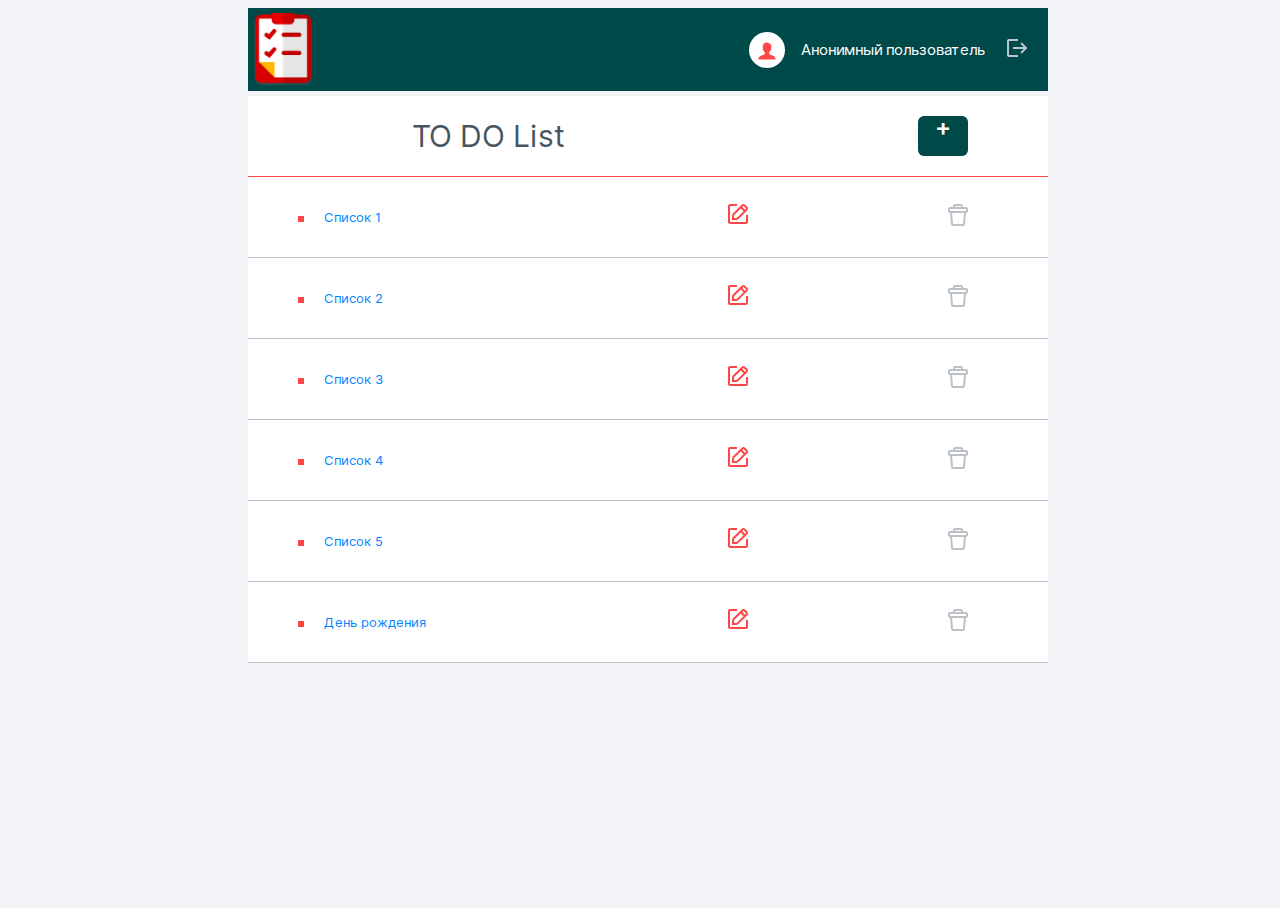
<file: todo/todo-list/index.html>
<!DOCTYPE html>
<html lang="ru">
<head>
    <meta charset="UTF-8">
    <meta name="viewport" content="width=device-width, initial-scale=1.0">
    <meta http-equiv="X-UA-Compatible" content="ie=edge">

    <title>Главная</title>

    <link rel="shortcut icon" type="image/png" href="imges/favicon.png"/>
    <link rel="stylesheet" href="static/css/index.css">
</head>
<body>
<div class='wrapper'>
    <section class='wrapper__adress'>
        <div class='adress__header'>
            <div class='header__logo'>
                <img src="static/images/lists-big.png" alt="exit" width="60px">
            </div>
            <div class='header__user-profile'>
                <div class='user-profile__icon-user'>
                    <svg class='icon-user' width="18" height="18" viewBox="0 0 18 18" fill="none"
                         xmlns="http://www.w3.org/2000/svg">
                        <path fill-rule="evenodd" clip-rule="evenodd"
                              d="M11.1473 11.8635V10.4316C11.4695 10.2719 12.3909 9.17513 12.4875 8.31816C12.7409 8.29882 13.1391 8.06614 13.2565 7.14759C13.3195 6.65431 13.0689 6.37725 12.917 6.28991C12.917 6.28991 13.2951 5.57182 13.2951 4.70482C13.2951 2.96651 12.6128 1.48309 11.1473 1.48309C11.1473 1.48309 10.6383 0.40918 8.99947 0.40918C5.96246 0.40918 4.70384 2.35725 4.70384 4.70482C4.70384 5.49521 5.08185 6.28991 5.08185 6.28991C4.93008 6.37725 4.6795 6.65503 4.7425 7.14759C4.85991 8.06614 5.25797 8.29882 5.51141 8.31816C5.60807 9.17513 6.52948 10.2719 6.85165 10.4316V11.8635C6.13571 14.0113 0.408203 12.5794 0.408203 17.591H17.5907C17.5907 12.5794 11.8632 14.0113 11.1473 11.8635Z"
                              fill="#FF4646"/>
                    </svg>
                </div>
                <div class='user-profile__user-name'>
                    <span>Анонимный пользователь</span>
                </div>
                <a class="user-profile_exit-button" href="/logout"><img src=" static/images/exit.svg" alt="exit"></a>
            </div>
        </div>

    </section>

    <section class="wrapper__relationship">

        <div class="relationship__table-data">
            <div class="table-data__table-header">
                <div class="table-data_table-header-item-1">TO DO List</div>
                <a class="add_new_list" href="/create/">
                     <div class="header__button-create-bundle">+</div>
                </a>

            </div>
                <div class="table-data__table-row">
                    <div class="table-row_table_cell-1">
                        <a href="#"><li>Список 1</li></a>
                    </div>
                    <div class="buttons">
                        <div class="table-data-two_table-icon">
                            <a href='#'>
                                <svg width="20" height="20" viewBox="0 0 20 20" fill="none"
                                     xmlns="http://www.w3.org/2000/svg">
                                    <path fill-rule="evenodd" clip-rule="evenodd"
                                          d="M20 18V11H18V18H2V2H9V0H2C0.89543 0 0 0.89543 0 2V18C0 19.1046 0.89543 20 2 20H18C19.1046 20 20 19.1046 20 18ZM17.1781 0.723423C16.7197 0.26142 16.0921 0 15.4374 0C14.7834 0 14.1564 0.26083 13.6954 0.724628L5.3265 9.09342C4.57867 9.75233 4.08844 10.7328 4.00325 11.7873L4 15.0023V16.0023H8.1346C9.2689 15.9245 10.259 15.4295 10.9575 14.6238L19.279 6.30584C19.7407 5.84416 20.0001 5.21799 20.0001 4.56508C20.0001 3.91217 19.7407 3.286 19.279 2.82432L17.1781 0.723423ZM8.06398 14.0048C8.59821 13.967 9.09549 13.7184 9.49479 13.2616L15.5567 7.19972L12.8024 4.44527L6.6961 10.5496C6.29095 10.9079 6.04031 11.4092 6 11.8678V14.0029L8.06398 14.0048ZM14.2169 3.03128L16.9709 5.78551L17.8648 4.89162C17.9514 4.80502 18.0001 4.68756 18.0001 4.56508C18.0001 4.4426 17.9514 4.32514 17.8648 4.23854L15.7611 2.13486C15.6755 2.04855 15.5589 2 15.4374 2C15.3158 2 15.1992 2.04855 15.1136 2.13486L14.2169 3.03128Z"
                                          fill="#FF4646"/>
                                </svg>
                            </a>
                        </div>
                        <a class="delete_button" href="#">
                            <div class="table-row_table_icon">
                                <svg width="20" height="22" viewBox="0 0 20 22" fill="none"
                                     xmlns="http://www.w3.org/2000/svg">
                                    <path fill-rule="evenodd" clip-rule="evenodd"
                                          d="M6.99987 0H12.9999C14.1044 0 14.9999 0.89543 14.9999 2V3H18C19.1046 3 20 3.89543 20 5V7C20 8.10457 19.1046 9 18 9H17.9196L16.9997 20C16.9997 21.1046 16.1043 22 14.9997 22H4.99974C3.89517 22 2.99974 21.1046 3.00319 20.0831L2.07961 9H2C0.895431 9 0 8.10457 0 7V5C0 3.89543 0.895431 3 2 3H4.99987V2C4.99987 0.89543 5.8953 0 6.99987 0ZM4.99987 5V4.99999H1.99987V6.99999H17.9999V4.99999H14.9999V5H4.99987ZM4.99954 20L4.08603 9H15.9127L15.003 19.917L14.9995 20H4.99954ZM13.0001 1.99999V2.99999H7.00013V1.99999H13.0001Z"
                                          fill="#BBC1C7"/>
                                </svg>
                            </div>
                        </a>
                    </div>
                </div>
                <div class="table-data__table-row">
                    <div class="table-row_table_cell-1">
                        <a href="#"><li>Список 2</li></a>
                    </div>
                    <div class="buttons">
                        <div class="table-data-two_table-icon">
                            <a href='#'>
                                <svg width="20" height="20" viewBox="0 0 20 20" fill="none"
                                     xmlns="http://www.w3.org/2000/svg">
                                    <path fill-rule="evenodd" clip-rule="evenodd"
                                          d="M20 18V11H18V18H2V2H9V0H2C0.89543 0 0 0.89543 0 2V18C0 19.1046 0.89543 20 2 20H18C19.1046 20 20 19.1046 20 18ZM17.1781 0.723423C16.7197 0.26142 16.0921 0 15.4374 0C14.7834 0 14.1564 0.26083 13.6954 0.724628L5.3265 9.09342C4.57867 9.75233 4.08844 10.7328 4.00325 11.7873L4 15.0023V16.0023H8.1346C9.2689 15.9245 10.259 15.4295 10.9575 14.6238L19.279 6.30584C19.7407 5.84416 20.0001 5.21799 20.0001 4.56508C20.0001 3.91217 19.7407 3.286 19.279 2.82432L17.1781 0.723423ZM8.06398 14.0048C8.59821 13.967 9.09549 13.7184 9.49479 13.2616L15.5567 7.19972L12.8024 4.44527L6.6961 10.5496C6.29095 10.9079 6.04031 11.4092 6 11.8678V14.0029L8.06398 14.0048ZM14.2169 3.03128L16.9709 5.78551L17.8648 4.89162C17.9514 4.80502 18.0001 4.68756 18.0001 4.56508C18.0001 4.4426 17.9514 4.32514 17.8648 4.23854L15.7611 2.13486C15.6755 2.04855 15.5589 2 15.4374 2C15.3158 2 15.1992 2.04855 15.1136 2.13486L14.2169 3.03128Z"
                                          fill="#FF4646"/>
                                </svg>
                            </a>
                        </div>
                        <a class="delete_button" href="#">
                            <div class="table-row_table_icon">
                                <svg width="20" height="22" viewBox="0 0 20 22" fill="none"
                                     xmlns="http://www.w3.org/2000/svg">
                                    <path fill-rule="evenodd" clip-rule="evenodd"
                                          d="M6.99987 0H12.9999C14.1044 0 14.9999 0.89543 14.9999 2V3H18C19.1046 3 20 3.89543 20 5V7C20 8.10457 19.1046 9 18 9H17.9196L16.9997 20C16.9997 21.1046 16.1043 22 14.9997 22H4.99974C3.89517 22 2.99974 21.1046 3.00319 20.0831L2.07961 9H2C0.895431 9 0 8.10457 0 7V5C0 3.89543 0.895431 3 2 3H4.99987V2C4.99987 0.89543 5.8953 0 6.99987 0ZM4.99987 5V4.99999H1.99987V6.99999H17.9999V4.99999H14.9999V5H4.99987ZM4.99954 20L4.08603 9H15.9127L15.003 19.917L14.9995 20H4.99954ZM13.0001 1.99999V2.99999H7.00013V1.99999H13.0001Z"
                                          fill="#BBC1C7"/>
                                </svg>
                            </div>
                        </a>
                    </div>
                </div>
            <div class="table-data__table-row">
                    <div class="table-row_table_cell-1">
                        <a href="#"><li>Список 3</li></a>
                    </div>
                    <div class="buttons">
                        <div class="table-data-two_table-icon">
                            <a href='#'>
                                <svg width="20" height="20" viewBox="0 0 20 20" fill="none"
                                     xmlns="http://www.w3.org/2000/svg">
                                    <path fill-rule="evenodd" clip-rule="evenodd"
                                          d="M20 18V11H18V18H2V2H9V0H2C0.89543 0 0 0.89543 0 2V18C0 19.1046 0.89543 20 2 20H18C19.1046 20 20 19.1046 20 18ZM17.1781 0.723423C16.7197 0.26142 16.0921 0 15.4374 0C14.7834 0 14.1564 0.26083 13.6954 0.724628L5.3265 9.09342C4.57867 9.75233 4.08844 10.7328 4.00325 11.7873L4 15.0023V16.0023H8.1346C9.2689 15.9245 10.259 15.4295 10.9575 14.6238L19.279 6.30584C19.7407 5.84416 20.0001 5.21799 20.0001 4.56508C20.0001 3.91217 19.7407 3.286 19.279 2.82432L17.1781 0.723423ZM8.06398 14.0048C8.59821 13.967 9.09549 13.7184 9.49479 13.2616L15.5567 7.19972L12.8024 4.44527L6.6961 10.5496C6.29095 10.9079 6.04031 11.4092 6 11.8678V14.0029L8.06398 14.0048ZM14.2169 3.03128L16.9709 5.78551L17.8648 4.89162C17.9514 4.80502 18.0001 4.68756 18.0001 4.56508C18.0001 4.4426 17.9514 4.32514 17.8648 4.23854L15.7611 2.13486C15.6755 2.04855 15.5589 2 15.4374 2C15.3158 2 15.1992 2.04855 15.1136 2.13486L14.2169 3.03128Z"
                                          fill="#FF4646"/>
                                </svg>
                            </a>
                        </div>
                        <a class="delete_button" href="#">
                            <div class="table-row_table_icon">
                                <svg width="20" height="22" viewBox="0 0 20 22" fill="none"
                                     xmlns="http://www.w3.org/2000/svg">
                                    <path fill-rule="evenodd" clip-rule="evenodd"
                                          d="M6.99987 0H12.9999C14.1044 0 14.9999 0.89543 14.9999 2V3H18C19.1046 3 20 3.89543 20 5V7C20 8.10457 19.1046 9 18 9H17.9196L16.9997 20C16.9997 21.1046 16.1043 22 14.9997 22H4.99974C3.89517 22 2.99974 21.1046 3.00319 20.0831L2.07961 9H2C0.895431 9 0 8.10457 0 7V5C0 3.89543 0.895431 3 2 3H4.99987V2C4.99987 0.89543 5.8953 0 6.99987 0ZM4.99987 5V4.99999H1.99987V6.99999H17.9999V4.99999H14.9999V5H4.99987ZM4.99954 20L4.08603 9H15.9127L15.003 19.917L14.9995 20H4.99954ZM13.0001 1.99999V2.99999H7.00013V1.99999H13.0001Z"
                                          fill="#BBC1C7"/>
                                </svg>
                            </div>
                        </a>
                    </div>
                </div>
            <div class="table-data__table-row">
                    <div class="table-row_table_cell-1">
                        <a href="#"><li>Список 4</li></a>
                    </div>
                    <div class="buttons">
                        <div class="table-data-two_table-icon">
                            <a href='#'>
                                <svg width="20" height="20" viewBox="0 0 20 20" fill="none"
                                     xmlns="http://www.w3.org/2000/svg">
                                    <path fill-rule="evenodd" clip-rule="evenodd"
                                          d="M20 18V11H18V18H2V2H9V0H2C0.89543 0 0 0.89543 0 2V18C0 19.1046 0.89543 20 2 20H18C19.1046 20 20 19.1046 20 18ZM17.1781 0.723423C16.7197 0.26142 16.0921 0 15.4374 0C14.7834 0 14.1564 0.26083 13.6954 0.724628L5.3265 9.09342C4.57867 9.75233 4.08844 10.7328 4.00325 11.7873L4 15.0023V16.0023H8.1346C9.2689 15.9245 10.259 15.4295 10.9575 14.6238L19.279 6.30584C19.7407 5.84416 20.0001 5.21799 20.0001 4.56508C20.0001 3.91217 19.7407 3.286 19.279 2.82432L17.1781 0.723423ZM8.06398 14.0048C8.59821 13.967 9.09549 13.7184 9.49479 13.2616L15.5567 7.19972L12.8024 4.44527L6.6961 10.5496C6.29095 10.9079 6.04031 11.4092 6 11.8678V14.0029L8.06398 14.0048ZM14.2169 3.03128L16.9709 5.78551L17.8648 4.89162C17.9514 4.80502 18.0001 4.68756 18.0001 4.56508C18.0001 4.4426 17.9514 4.32514 17.8648 4.23854L15.7611 2.13486C15.6755 2.04855 15.5589 2 15.4374 2C15.3158 2 15.1992 2.04855 15.1136 2.13486L14.2169 3.03128Z"
                                          fill="#FF4646"/>
                                </svg>
                            </a>
                        </div>
                        <a class="delete_button" href="#">
                            <div class="table-row_table_icon">
                                <svg width="20" height="22" viewBox="0 0 20 22" fill="none"
                                     xmlns="http://www.w3.org/2000/svg">
                                    <path fill-rule="evenodd" clip-rule="evenodd"
                                          d="M6.99987 0H12.9999C14.1044 0 14.9999 0.89543 14.9999 2V3H18C19.1046 3 20 3.89543 20 5V7C20 8.10457 19.1046 9 18 9H17.9196L16.9997 20C16.9997 21.1046 16.1043 22 14.9997 22H4.99974C3.89517 22 2.99974 21.1046 3.00319 20.0831L2.07961 9H2C0.895431 9 0 8.10457 0 7V5C0 3.89543 0.895431 3 2 3H4.99987V2C4.99987 0.89543 5.8953 0 6.99987 0ZM4.99987 5V4.99999H1.99987V6.99999H17.9999V4.99999H14.9999V5H4.99987ZM4.99954 20L4.08603 9H15.9127L15.003 19.917L14.9995 20H4.99954ZM13.0001 1.99999V2.99999H7.00013V1.99999H13.0001Z"
                                          fill="#BBC1C7"/>
                                </svg>
                            </div>
                        </a>
                    </div>
                </div>
            <div class="table-data__table-row">
                <div class="table-row_table_cell-1">
                     <a href="#"><li>Список 5</li></a> 
                 </div> 
                 <div class="buttons"> 
                     <div class="table-data-two_table-icon"> 
                         <a href='#'> 
                             <svg width="20" height="20" viewBox="0 0 20 20" fill="none" 
                                  xmlns="http://www.w3.org/2000/svg"> 
                                 <path fill-rule="evenodd" clip-rule="evenodd" 
                                       d="M20 18V11H18V18H2V2H9V0H2C0.89543 0 0 0.89543 0 2V18C0 19.1046 0.89543 20 2 20H18C19.1046 20 20 19.1046 20 18ZM17.1781 0.723423C16.7197 0.26142 16.0921 0 15.4374 0C14.7834 0 14.1564 0.26083 13.6954 0.724628L5.3265 9.09342C4.57867 9.75233 4.08844 10.7328 4.00325 11.7873L4 15.0023V16.0023H8.1346C9.2689 15.9245 10.259 15.4295 10.9575 14.6238L19.279 6.30584C19.7407 5.84416 20.0001 5.21799 20.0001 4.56508C20.0001 3.91217 19.7407 3.286 19.279 2.82432L17.1781 0.723423ZM8.06398 14.0048C8.59821 13.967 9.09549 13.7184 9.49479 13.2616L15.5567 7.19972L12.8024 4.44527L6.6961 10.5496C6.29095 10.9079 6.04031 11.4092 6 11.8678V14.0029L8.06398 14.0048ZM14.2169 3.03128L16.9709 5.78551L17.8648 4.89162C17.9514 4.80502 18.0001 4.68756 18.0001 4.56508C18.0001 4.4426 17.9514 4.32514 17.8648 4.23854L15.7611 2.13486C15.6755 2.04855 15.5589 2 15.4374 2C15.3158 2 15.1992 2.04855 15.1136 2.13486L14.2169 3.03128Z" 
                                       fill="#FF4646"/> 
                             </svg> 
                         </a> 
                     </div> 
                     <a class="delete_button" href="#"> 
                         <div class="table-row_table_icon"> 
                             <svg width="20" height="22" viewBox="0 0 20 22" fill="none" 
                                  xmlns="http://www.w3.org/2000/svg"> 
                                 <path fill-rule="evenodd" clip-rule="evenodd" 
                                       d="M6.99987 0H12.9999C14.1044 0 14.9999 0.89543 14.9999 2V3H18C19.1046 3 20 3.89543 20 5V7C20 8.10457 19.1046 9 18 9H17.9196L16.9997 20C16.9997 21.1046 16.1043 22 14.9997 22H4.99974C3.89517 22 2.99974 21.1046 3.00319 20.0831L2.07961 9H2C0.895431 9 0 8.10457 0 7V5C0 3.89543 0.895431 3 2 3H4.99987V2C4.99987 0.89543 5.8953 0 6.99987 0ZM4.99987 5V4.99999H1.99987V6.99999H17.9999V4.99999H14.9999V5H4.99987ZM4.99954 20L4.08603 9H15.9127L15.003 19.917L14.9995 20H4.99954ZM13.0001 1.99999V2.99999H7.00013V1.99999H13.0001Z" 
                                       fill="#BBC1C7"/> 
                             </svg> 
                         </div> 
                     </a> 
                 </div> 
             </div> 
             <div class="table-data__table-row"> 
                 <div class="table-row_table_cell-1"> 
                     <a href="#"><li>День рождения</li></a> 
                 </div> 
                 <div class="buttons"> 
                     <div class="table-data-two_table-icon"> 
                         <a href='#'> 
                             <svg width="20" height="20" viewBox="0 0 20 20" fill="none" 
                                  xmlns="http://www.w3.org/2000/svg"> 
                                 <path fill-rule="evenodd" clip-rule="evenodd" 
                                       d="M20 18V11H18V18H2V2H9V0H2C0.89543 0 0 0.89543 0 2V18C0 19.1046 0.89543 20 2 20H18C19.1046 20 20 19.1046 20 18ZM17.1781 0.723423C16.7197 0.26142 16.0921 0 15.4374 0C14.7834 0 14.1564 0.26083 13.6954 0.724628L5.3265 9.09342C4.57867 9.75233 4.08844 10.7328 4.00325 11.7873L4 15.0023V16.0023H8.1346C9.2689 15.9245 10.259 15.4295 10.9575 14.6238L19.279 6.30584C19.7407 5.84416 20.0001 5.21799 20.0001 4.56508C20.0001 3.91217 19.7407 3.286 19.279 2.82432L17.1781 0.723423ZM8.06398 14.0048C8.59821 13.967 9.09549 13.7184 9.49479 13.2616L15.5567 7.19972L12.8024 4.44527L6.6961 10.5496C6.29095 10.9079 6.04031 11.4092 6 11.8678V14.0029L8.06398 14.0048ZM14.2169 3.03128L16.9709 5.78551L17.8648 4.89162C17.9514 4.80502 18.0001 4.68756 18.0001 4.56508C18.0001 4.4426 17.9514 4.32514 17.8648 4.23854L15.7611 2.13486C15.6755 2.04855 15.5589 2 15.4374 2C15.3158 2 15.1992 2.04855 15.1136 2.13486L14.2169 3.03128Z" 
                                       fill="#FF4646"/> 
                             </svg> 
                         </a> 
                     </div> 
                     <a class="delete_button" href="#"> 
                         <div class="table-row_table_icon"> 
                             <svg width="20" height="22" viewBox="0 0 20 22" fill="none" 
                                  xmlns="http://www.w3.org/2000/svg"> 
                                 <path fill-rule="evenodd" clip-rule="evenodd" 
                                       d="M6.99987 0H12.9999C14.1044 0 14.9999 0.89543 14.9999 2V3H18C19.1046 3 20 3.89543 20 5V7C20 8.10457 19.1046 9 18 9H17.9196L16.9997 20C16.9997 21.1046 16.1043 22 14.9997 22H4.99974C3.89517 22 2.99974 21.1046 3.00319 20.0831L2.07961 9H2C0.895431 9 0 8.10457 0 7V5C0 3.89543 0.895431 3 2 3H4.99987V2C4.99987 0.89543 5.8953 0 6.99987 0ZM4.99987 5V4.99999H1.99987V6.99999H17.9999V4.99999H14.9999V5H4.99987ZM4.99954 20L4.08603 9H15.9127L15.003 19.917L14.9995 20H4.99954ZM13.0001 1.99999V2.99999H7.00013V1.99999H13.0001Z" 
                                       fill="#BBC1C7"/> 
                             </svg> 
                         </div> 
                     </a> 
                 </div> 
             </div> 

        </div>
    </section>

</div>

</body>

<script>
    function getCookie(name) {
        var cookieValue = null;
        if (document.cookie && document.cookie !== '') {
            var cookies = document.cookie.split(';');
            for (var i = 0; i < cookies.length; i++) {
                var cookie = cookies[i].trim();
                // Does this cookie string begin with the name we want?
                if (cookie.substring(0, name.length + 1) === (name + '=')) {
                    cookieValue = decodeURIComponent(cookie.substring(name.length + 1));
                    break;
                }
            }
        }
        return cookieValue;
    }

    var csrftoken = getCookie('csrftoken');
    const delButton = document.querySelectorAll('.delete_button');

    const delUrl = (event) => {
        event.preventDefault();
        url = event.currentTarget.href;
        console.log(url);
        return fetch(url,
            {
                method: 'POST',
                headers: new Headers({'X-CSRFToken': csrftoken}),
                redirect: 'follow'
            }).then(response => response.status).then(data => location.reload());
    };

    delButton.forEach(button => {
        button.addEventListener('click', delUrl);
    });

    var scheduler = JSON.parse('{{scheduler_dict|safe}}');
    console.log(scheduler);

    var index;
    for (index = 0; index < scheduler.length; ++index) {
        var row = scheduler[index];
        var check = document.getElementsByName(row.pk);
        check.forEach((el) => {
            el.checked = row.status;
            el.addEventListener('change', (event) => {
                inputCheck(event.target.checked, event.target.name)
            });
        });
    }

    const inputCheck = (check, id) => {
        url = '/update/' + id;
        return fetch(url,
            {
                method: 'PATCH',
                headers: new Headers({
                    'X-CSRFToken': csrftoken,
                    'Accept': 'application/json',
                    'Content-Type': 'application/json'
                }),
                redirect: 'follow',
                body: JSON.stringify({'id': id, 'enabled': check})
            }).then(response => response.status);
    };

    const loadAllFunc = (event) => {
        event.preventDefault();
        url = event.currentTarget.href;
        return fetch(url,
            {
                method: 'POST',
                headers: new Headers({'X-CSRFToken': csrftoken}),
                redirect: 'follow'
            }).then(response => response.status);
    };

    const loadAllButton = document.querySelector('.load_all_items');
    loadAllButton.addEventListener('click', loadAllFunc);

    const loadUpdateFunc = (event) => {
        event.preventDefault();
        url = event.currentTarget.href;
        return fetch(url,
            {
                method: 'POST',
                headers: new Headers({'X-CSRFToken': csrftoken}),
                redirect: 'follow'
            }).then(response => response.status);
    };

    const loadUpdateButton = document.querySelector('.load_update_items');
    loadUpdateButton.addEventListener('click', loadUpdateFunc);


</script>

</html>
</file>
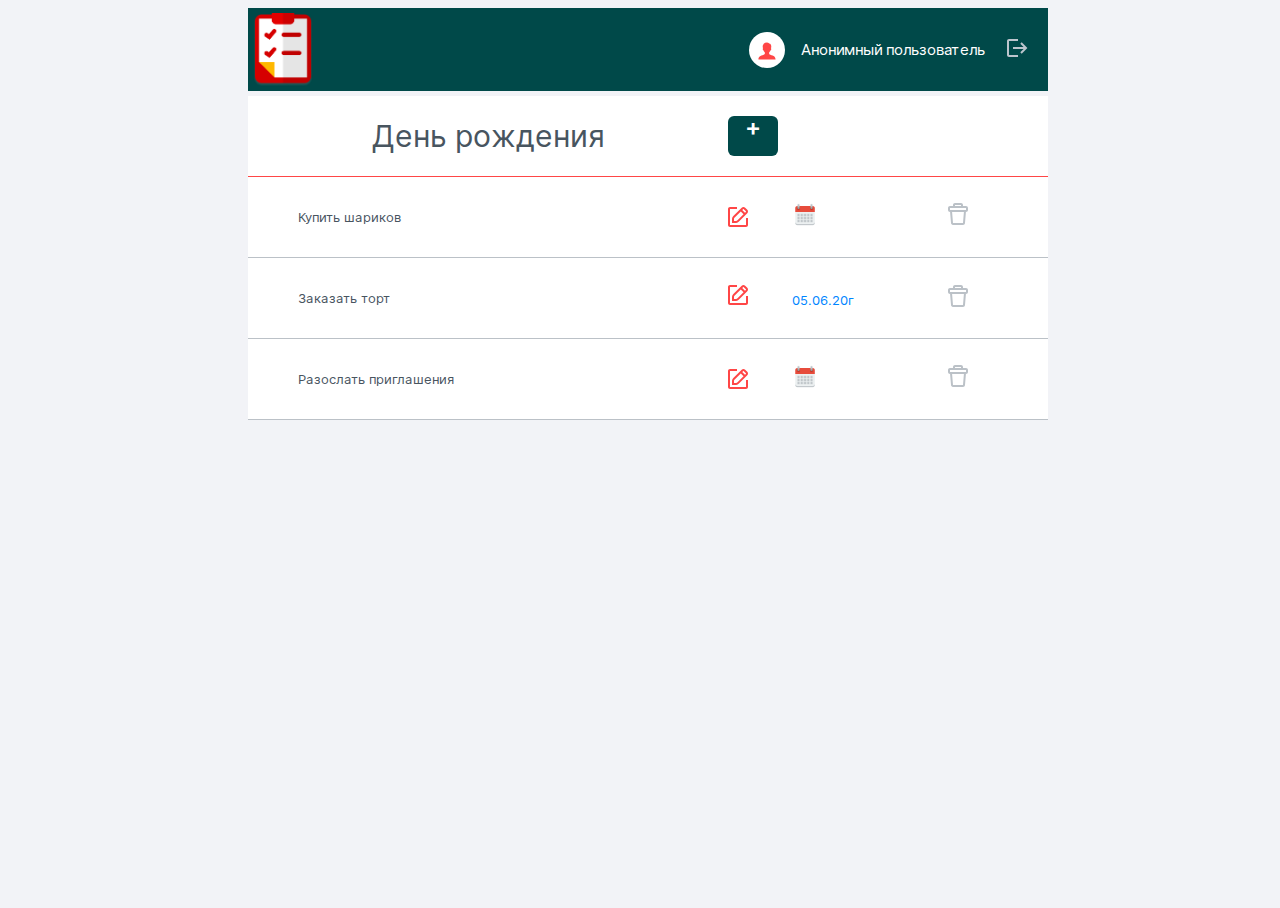
<file: todo/todo-list/list.html>
<!DOCTYPE html>
<html lang="ru">
<head>
    <meta charset="UTF-8">
    <meta name="viewport" content="width=device-width, initial-scale=1.0">
    <meta http-equiv="X-UA-Compatible" content="ie=edge">

    <title>Список</title>

    <link rel="shortcut icon" type="image/png" href="imges/favicon.png"/>
    <link rel="stylesheet" href=" static/css/index.css">
</head>
<body>
<div class='wrapper'>
    <section class='wrapper__adress'>
        <div class='adress__header'>
            <div class='header__logo'>
                <img src=" static/images/lists-big.png" alt="exit" width="60px">
            </div>
            <div class='header__user-profile'>
                <div class='user-profile__icon-user'>
                    <svg class='icon-user' width="18" height="18" viewBox="0 0 18 18" fill="none"
                         xmlns="http://www.w3.org/2000/svg">
                        <path fill-rule="evenodd" clip-rule="evenodd"
                              d="M11.1473 11.8635V10.4316C11.4695 10.2719 12.3909 9.17513 12.4875 8.31816C12.7409 8.29882 13.1391 8.06614 13.2565 7.14759C13.3195 6.65431 13.0689 6.37725 12.917 6.28991C12.917 6.28991 13.2951 5.57182 13.2951 4.70482C13.2951 2.96651 12.6128 1.48309 11.1473 1.48309C11.1473 1.48309 10.6383 0.40918 8.99947 0.40918C5.96246 0.40918 4.70384 2.35725 4.70384 4.70482C4.70384 5.49521 5.08185 6.28991 5.08185 6.28991C4.93008 6.37725 4.6795 6.65503 4.7425 7.14759C4.85991 8.06614 5.25797 8.29882 5.51141 8.31816C5.60807 9.17513 6.52948 10.2719 6.85165 10.4316V11.8635C6.13571 14.0113 0.408203 12.5794 0.408203 17.591H17.5907C17.5907 12.5794 11.8632 14.0113 11.1473 11.8635Z"
                              fill="#FF4646"/>
                    </svg>
                </div>
                <div class='user-profile__user-name'>
                    <span>Анонимный пользователь</span>
                </div>
                <a class="user-profile_exit-button" href="/logout"><img src=" static/images/exit.svg" alt="exit"></a>
            </div>
        </div>

    </section>

    <section class="wrapper__relationship">

        <div class="relationship__table-data">
            <div class="table-data__table-header">
                <div class="table-data_table-header-item-1">День рождения</div>
                <div class="header__button-create-bundle">+</div>
            </div>

            <div class="table-data__table-row">
                <div class="table-row_table_cell-1"> Купить шариков</div>
                <div class="buttons">
                    <div class="table-data-two_table-icon">
                        <a href='#'>
                            <svg width="20" height="20" viewBox="0 0 20 20" fill="none"
                                 xmlns="http://www.w3.org/2000/svg">
                                <path fill-rule="evenodd" clip-rule="evenodd"
                                      d="M20 18V11H18V18H2V2H9V0H2C0.89543 0 0 0.89543 0 2V18C0 19.1046 0.89543 20 2 20H18C19.1046 20 20 19.1046 20 18ZM17.1781 0.723423C16.7197 0.26142 16.0921 0 15.4374 0C14.7834 0 14.1564 0.26083 13.6954 0.724628L5.3265 9.09342C4.57867 9.75233 4.08844 10.7328 4.00325 11.7873L4 15.0023V16.0023H8.1346C9.2689 15.9245 10.259 15.4295 10.9575 14.6238L19.279 6.30584C19.7407 5.84416 20.0001 5.21799 20.0001 4.56508C20.0001 3.91217 19.7407 3.286 19.279 2.82432L17.1781 0.723423ZM8.06398 14.0048C8.59821 13.967 9.09549 13.7184 9.49479 13.2616L15.5567 7.19972L12.8024 4.44527L6.6961 10.5496C6.29095 10.9079 6.04031 11.4092 6 11.8678V14.0029L8.06398 14.0048ZM14.2169 3.03128L16.9709 5.78551L17.8648 4.89162C17.9514 4.80502 18.0001 4.68756 18.0001 4.56508C18.0001 4.4426 17.9514 4.32514 17.8648 4.23854L15.7611 2.13486C15.6755 2.04855 15.5589 2 15.4374 2C15.3158 2 15.1992 2.04855 15.1136 2.13486L14.2169 3.03128Z"
                                      fill="#FF4646"/>
                            </svg>
                        </a>
                    </div>
                    <div class="calendarik">
                        <a href='#'>
                            <img src=" static/images/calendar.png" alt="calendar" width="26px" height="24px">
                        </a>
                    </div>
                    <div class="table-row_table_icon">
                        <a class="delete_button" href="#">
                            <svg width="20" height="22" viewBox="0 0 20 22" fill="none"
                                 xmlns="http://www.w3.org/2000/svg">
                                <path fill-rule="evenodd" clip-rule="evenodd"
                                      d="M6.99987 0H12.9999C14.1044 0 14.9999 0.89543 14.9999 2V3H18C19.1046 3 20 3.89543 20 5V7C20 8.10457 19.1046 9 18 9H17.9196L16.9997 20C16.9997 21.1046 16.1043 22 14.9997 22H4.99974C3.89517 22 2.99974 21.1046 3.00319 20.0831L2.07961 9H2C0.895431 9 0 8.10457 0 7V5C0 3.89543 0.895431 3 2 3H4.99987V2C4.99987 0.89543 5.8953 0 6.99987 0ZM4.99987 5V4.99999H1.99987V6.99999H17.9999V4.99999H14.9999V5H4.99987ZM4.99954 20L4.08603 9H15.9127L15.003 19.917L14.9995 20H4.99954ZM13.0001 1.99999V2.99999H7.00013V1.99999H13.0001Z"
                                      fill="#BBC1C7"/>
                            </svg>
                        </a>
                     </div>
                </div>
            </div>
            <div class="table-data__table-row">
                <div class="table-row_table_cell-1">Заказать торт</div>
                <div class="buttons">
                    <div class="table-data-two_table-icon">
                        <a href='#'>
                            <svg width="20" height="20" viewBox="0 0 20 20" fill="none"
                                 xmlns="http://www.w3.org/2000/svg">
                                <path fill-rule="evenodd" clip-rule="evenodd"
                                      d="M20 18V11H18V18H2V2H9V0H2C0.89543 0 0 0.89543 0 2V18C0 19.1046 0.89543 20 2 20H18C19.1046 20 20 19.1046 20 18ZM17.1781 0.723423C16.7197 0.26142 16.0921 0 15.4374 0C14.7834 0 14.1564 0.26083 13.6954 0.724628L5.3265 9.09342C4.57867 9.75233 4.08844 10.7328 4.00325 11.7873L4 15.0023V16.0023H8.1346C9.2689 15.9245 10.259 15.4295 10.9575 14.6238L19.279 6.30584C19.7407 5.84416 20.0001 5.21799 20.0001 4.56508C20.0001 3.91217 19.7407 3.286 19.279 2.82432L17.1781 0.723423ZM8.06398 14.0048C8.59821 13.967 9.09549 13.7184 9.49479 13.2616L15.5567 7.19972L12.8024 4.44527L6.6961 10.5496C6.29095 10.9079 6.04031 11.4092 6 11.8678V14.0029L8.06398 14.0048ZM14.2169 3.03128L16.9709 5.78551L17.8648 4.89162C17.9514 4.80502 18.0001 4.68756 18.0001 4.56508C18.0001 4.4426 17.9514 4.32514 17.8648 4.23854L15.7611 2.13486C15.6755 2.04855 15.5589 2 15.4374 2C15.3158 2 15.1992 2.04855 15.1136 2.13486L14.2169 3.03128Z"
                                      fill="#FF4646"/>
                            </svg>
                        </a>
                    </div>
                    <a href="#">
                        <div class="calendarik">05.06.20г</div>
                    </a>
                    <a class="delete_button" href="#">
                        <div class="table-row_table_icon">
                            <svg width="20" height="22" viewBox="0 0 20 22" fill="none"
                                 xmlns="http://www.w3.org/2000/svg">
                                <path fill-rule="evenodd" clip-rule="evenodd"
                                      d="M6.99987 0H12.9999C14.1044 0 14.9999 0.89543 14.9999 2V3H18C19.1046 3 20 3.89543 20 5V7C20 8.10457 19.1046 9 18 9H17.9196L16.9997 20C16.9997 21.1046 16.1043 22 14.9997 22H4.99974C3.89517 22 2.99974 21.1046 3.00319 20.0831L2.07961 9H2C0.895431 9 0 8.10457 0 7V5C0 3.89543 0.895431 3 2 3H4.99987V2C4.99987 0.89543 5.8953 0 6.99987 0ZM4.99987 5V4.99999H1.99987V6.99999H17.9999V4.99999H14.9999V5H4.99987ZM4.99954 20L4.08603 9H15.9127L15.003 19.917L14.9995 20H4.99954ZM13.0001 1.99999V2.99999H7.00013V1.99999H13.0001Z"
                                      fill="#BBC1C7"/>
                            </svg>
                        </div>
                    </a>
                </div>
            </div>
            <div class="table-data__table-row">
                <div class="table-row_table_cell-1">Разослать приглашения</div>
                <div class="buttons">
                    <div class="table-data-two_table-icon">
                        <a href='#'>
                            <svg width="20" height="20" viewBox="0 0 20 20" fill="none"
                                 xmlns="http://www.w3.org/2000/svg">
                                <path fill-rule="evenodd" clip-rule="evenodd"
                                      d="M20 18V11H18V18H2V2H9V0H2C0.89543 0 0 0.89543 0 2V18C0 19.1046 0.89543 20 2 20H18C19.1046 20 20 19.1046 20 18ZM17.1781 0.723423C16.7197 0.26142 16.0921 0 15.4374 0C14.7834 0 14.1564 0.26083 13.6954 0.724628L5.3265 9.09342C4.57867 9.75233 4.08844 10.7328 4.00325 11.7873L4 15.0023V16.0023H8.1346C9.2689 15.9245 10.259 15.4295 10.9575 14.6238L19.279 6.30584C19.7407 5.84416 20.0001 5.21799 20.0001 4.56508C20.0001 3.91217 19.7407 3.286 19.279 2.82432L17.1781 0.723423ZM8.06398 14.0048C8.59821 13.967 9.09549 13.7184 9.49479 13.2616L15.5567 7.19972L12.8024 4.44527L6.6961 10.5496C6.29095 10.9079 6.04031 11.4092 6 11.8678V14.0029L8.06398 14.0048ZM14.2169 3.03128L16.9709 5.78551L17.8648 4.89162C17.9514 4.80502 18.0001 4.68756 18.0001 4.56508C18.0001 4.4426 17.9514 4.32514 17.8648 4.23854L15.7611 2.13486C15.6755 2.04855 15.5589 2 15.4374 2C15.3158 2 15.1992 2.04855 15.1136 2.13486L14.2169 3.03128Z"
                                      fill="#FF4646"/>
                            </svg>
                        </a>
                    </div>
                    <div class="calendarik">
                        <a href='#'>
                            <img src=" static/images/calendar.png" alt="calendar" width="26px" height="24px">
                        </a>
                    </div>
                    <a class="delete_button" href="#">
                        <div class="table-row_table_icon">
                            <svg width="20" height="22" viewBox="0 0 20 22" fill="none"
                                 xmlns="http://www.w3.org/2000/svg">
                                <path fill-rule="evenodd" clip-rule="evenodd"
                                      d="M6.99987 0H12.9999C14.1044 0 14.9999 0.89543 14.9999 2V3H18C19.1046 3 20 3.89543 20 5V7C20 8.10457 19.1046 9 18 9H17.9196L16.9997 20C16.9997 21.1046 16.1043 22 14.9997 22H4.99974C3.89517 22 2.99974 21.1046 3.00319 20.0831L2.07961 9H2C0.895431 9 0 8.10457 0 7V5C0 3.89543 0.895431 3 2 3H4.99987V2C4.99987 0.89543 5.8953 0 6.99987 0ZM4.99987 5V4.99999H1.99987V6.99999H17.9999V4.99999H14.9999V5H4.99987ZM4.99954 20L4.08603 9H15.9127L15.003 19.917L14.9995 20H4.99954ZM13.0001 1.99999V2.99999H7.00013V1.99999H13.0001Z"
                                      fill="#BBC1C7"/>
                            </svg>
                        </div>
                    </a>
                </div>
            </div>

        </div>
    </section>

</div>

</body>

<script>
    function getCookie(name) {
        var cookieValue = null;
        if (document.cookie && document.cookie !== '') {
            var cookies = document.cookie.split(';');
            for (var i = 0; i < cookies.length; i++) {
                var cookie = cookies[i].trim();
                // Does this cookie string begin with the name we want?
                if (cookie.substring(0, name.length + 1) === (name + '=')) {
                    cookieValue = decodeURIComponent(cookie.substring(name.length + 1));
                    break;
                }
            }
        }
        return cookieValue;
    }

    var csrftoken = getCookie('csrftoken');
    const delButton = document.querySelectorAll('.delete_button');

    const delUrl = (event) => {
        event.preventDefault();
        url = event.currentTarget.href;
        console.log(url);
        return fetch(url,
            {
                method: 'POST',
                headers: new Headers({'X-CSRFToken': csrftoken}),
                redirect: 'follow'
            }).then(response => response.status).then(data => location.reload());
    };

    delButton.forEach(button => {
        button.addEventListener('click', delUrl);
    });

    var scheduler = JSON.parse('{{scheduler_dict|safe}}');
    console.log(scheduler);

    var index;
    for (index = 0; index < scheduler.length; ++index) {
        var row = scheduler[index];
        var check = document.getElementsByName(row.pk);
        check.forEach((el) => {
            el.checked = row.status;
            el.addEventListener('change', (event) => {
                inputCheck(event.target.checked, event.target.name)
            });
        });
    }

    const inputCheck = (check, id) => {
        url = '/update/' + id;
        return fetch(url,
            {
                method: 'PATCH',
                headers: new Headers({
                    'X-CSRFToken': csrftoken,
                    'Accept': 'application/json',
                    'Content-Type': 'application/json'
                }),
                redirect: 'follow',
                body: JSON.stringify({'id': id, 'enabled': check})
            }).then(response => response.status);
    };

    const loadAllFunc = (event) => {
        event.preventDefault();
        url = event.currentTarget.href;
        return fetch(url,
            {
                method: 'POST',
                headers: new Headers({'X-CSRFToken': csrftoken}),
                redirect: 'follow'
            }).then(response => response.status);
    };

    const loadAllButton = document.querySelector('.load_all_items');
    loadAllButton.addEventListener('click', loadAllFunc);

    const loadUpdateFunc = (event) => {
        event.preventDefault();
        url = event.currentTarget.href;
        return fetch(url,
            {
                method: 'POST',
                headers: new Headers({'X-CSRFToken': csrftoken}),
                redirect: 'follow'
            }).then(response => response.status);
    };

    const loadUpdateButton = document.querySelector('.load_update_items');
    loadUpdateButton.addEventListener('click', loadUpdateFunc);


</script>

</html>
</file>
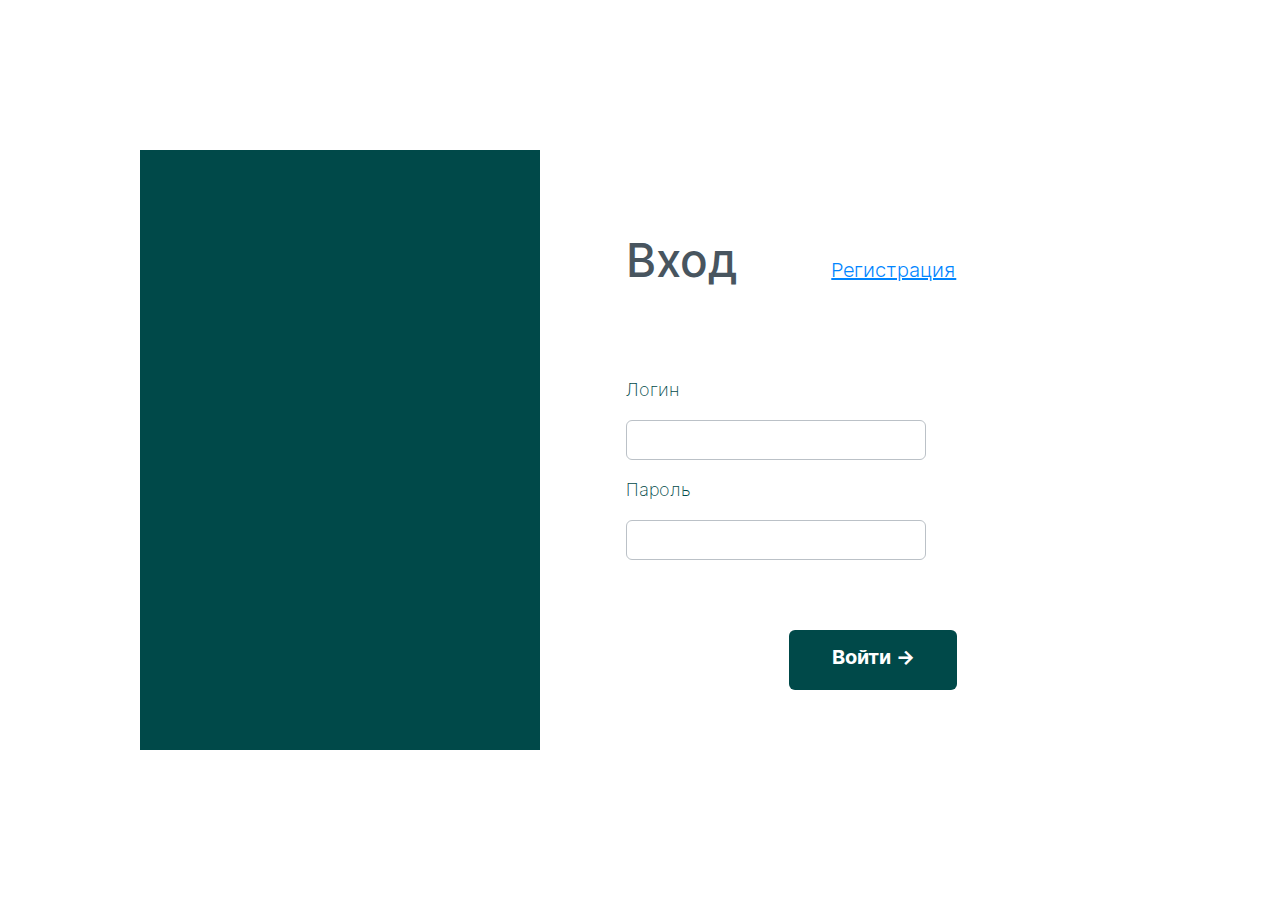
<file: todo/todo-list/login.html>
<!DOCTYPE html>
<html lang="ru">
  <head>
      <meta charset="UTF-8">
      <meta name="viewport" content="width=device-width, initial-scale=1.0">
      <meta http-equiv="X-UA-Compatible" content="ie=edge">

        <title>Войти</title>

      <link rel="shortcut icon" type="image/png" href="images/favicon.png" />

      <link rel="stylesheet" href="static/css/authorization_login.css">
  </head>

  <body>
    <div class="wrapper__auth">
      <div class="auth__column_left">
        <div class="auth__column_left_logo">

        </div>
      </div>
      <div class="auth__column_right">
        <div class="auth__column_right_form">
          <div class="auth__column_right_form__header">
            <div class="form__header_title_enter">Вход</div>
            <div class="form__header_title_reg"><a id="registration_link" href="/registration">Регистрация</a></div>
          </div>
          <form class="auth_form_class" action="" id="auth_form" method="POST">
            <p>Логин</p>
              <input type="text" name="login" id="input_field_email-id" maxlength="128" required="">
            <p>Пароль</p>
              <input type="password" name="password" id="input_field_pass-id" maxlength="128" required="">
          </form>
          <div class="auth__column_right__form_footer">
            <label class="form_footer_button-submit">
              <input type="submit" form="auth_form" value="" style="display: none">
              <div class="auth__button_submit" id="login-submit-btn" ><span>Войти →</span></div>
            </label>
          </div>
        </div>
      </div>
    </div>
  </body>

</html>
</file>
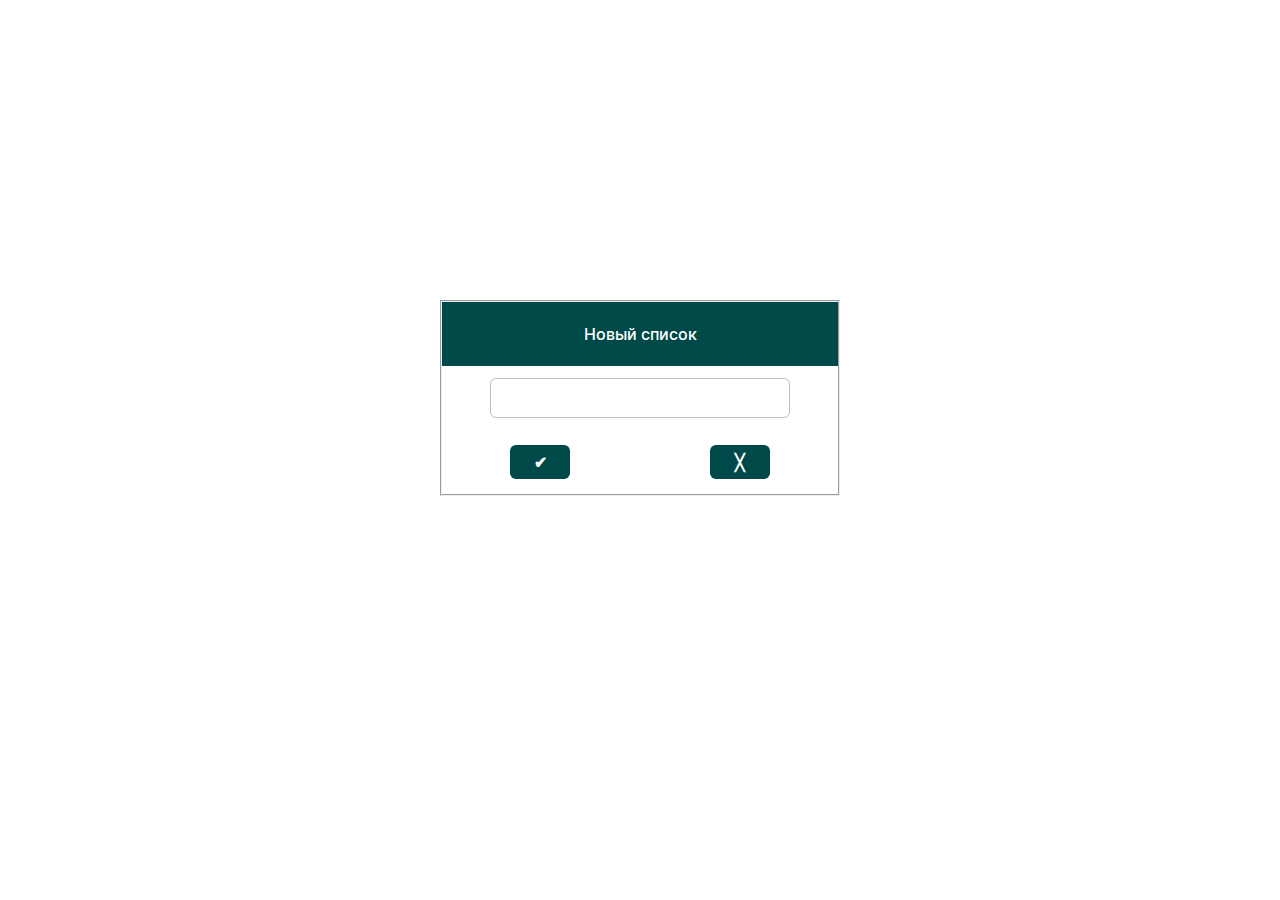
<file: todo/todo-list/new_list.html>
<!DOCTYPE html>
<html lang="en">
 <head>
      <meta charset="UTF-8">
      <meta name="viewport" content="width=device-width, initial-scale=1.0">
      <meta http-equiv="X-UA-Compatible" content="ie=edge">
      <title>Новый список</title>
      <link rel="shortcut icon" type="image/png" href="images/favicon.png" />
      <link rel="stylesheet" href="static/css/save_list.css">
  </head>
 <body>
    <div class="wrapper__auth">
      <div class="auth__column_right">
        <div class="auth__column_right_form">
          <div class="auth__column_right_form__header">
               Новый список
          </div>
          <form class="auth_form_class" action="" id="auth_form" method="POST">
              <input type="text" name="login" id="input_field_email-id" maxlength="128" required="">
          </form>
          <div class="auth__column_right__form_footer">
            <label class="form_footer_button-submit">
              <input type="submit" form="auth_form" value="" style="display: none">
              <div class="auth__button_submit" id="login-submit-btn" ><span>&#10004</span></div>
            </label>
            <label class="form_footer_button-cancel">
              <div class="auth__button_submit" id="login-cancel-btn" ><span>&#9587</span></div>
            </label>
          </div>
        </div>
      </div>
    </div>
  </body>
</html>
</file>
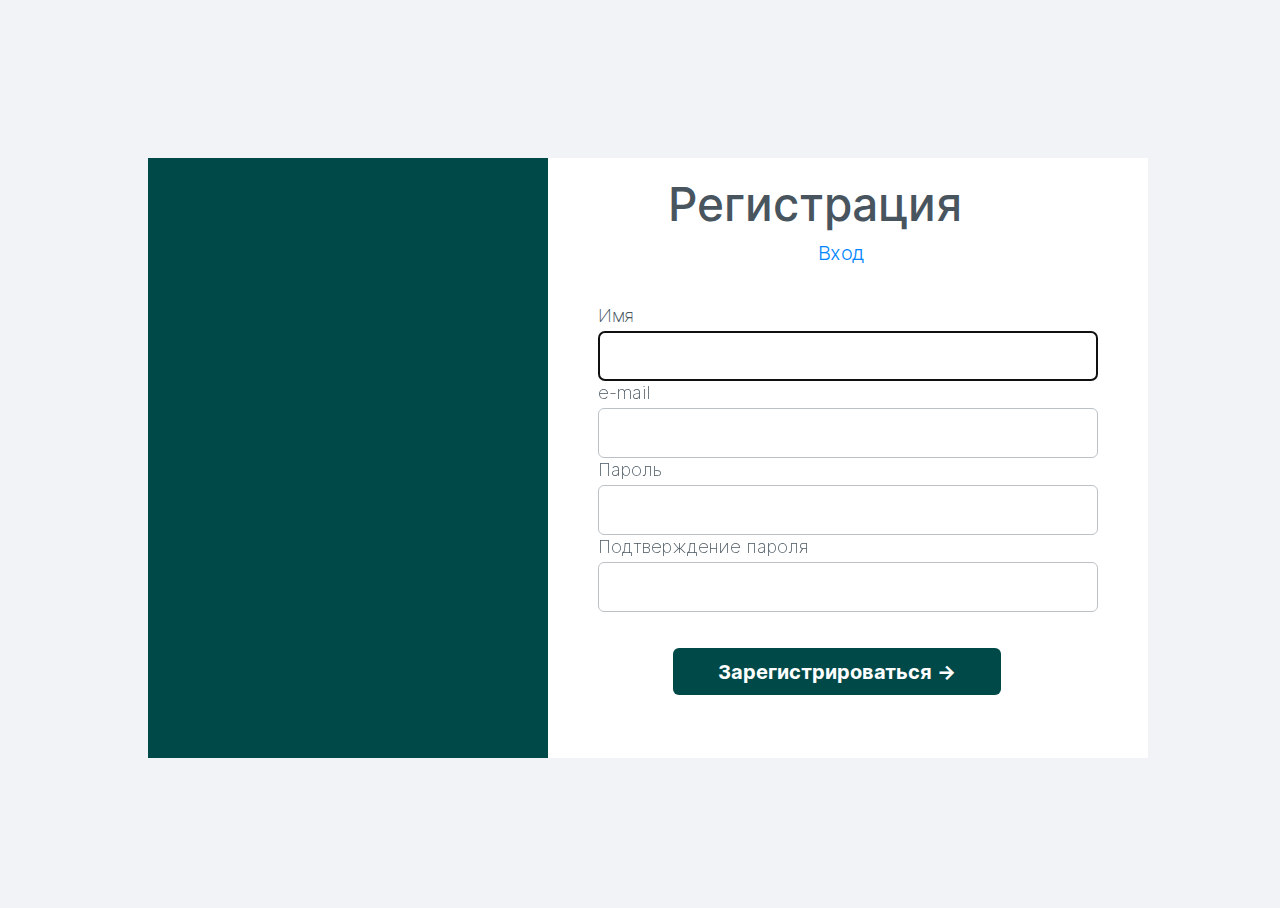
<file: todo/todo-list/registration.html>
<!DOCTYPE html>
<html lang="ru">
  <head>
      <meta charset="UTF-8">
      <meta name="viewport" content="width=device-width, initial-scale=1.0">
      <meta http-equiv="X-UA-Compatible" content="ie=edge">
      <title>Регистрация</title>
      <link rel="shortcut icon" type="image/png" href="images/favicon.png" />
      <link rel="stylesheet" href="static/css/registration.css">
    <link rel="stylesheet" href="static/css/index.css">
  </head>

  <body>
    <div class="wrapper__registration">
      <div class="registration__column_left">
        <div class="registration__column_left_logo">

        </div>
      </div>
      <div class="registration__column_right">
        <div class="registration__column_right_form">
          <div class="registration__column_right_form__header">
            <div class="form__header_title_reg">Регистрация</div>
            <div class="form__header_title_enter"><a href="/">Вход</a></div>
          </div>
          <form class="registration_form_class" action="#" id="registration_form" method="POST">
            <p class="form_class_name-field"> Имя</p>
             <input type="text" name="username" maxlength="150" autofocus="" required="" id="id_username">
            <p class="form_class_name-field">e-mail</p>
             <input type="email" name="username" maxlength="150" autofocus="" required="" id="email">
            <p class="form_class_name-field"> Пароль</p>
            <input type="password" name="password1" required="" id="id_password1">
            <p class="form_class_name-field">Подтверждение пароля</p>
            <input type="password" name="password2" required="" id="id_password2">
          </form>
          <div class="registration__column_right__form_footer">
            <label class="form_footer_button-submit">
              <input type="submit" form="registration_form" value="" style="display: none">
              <div id="reg_save" class="registration__button_submit"><span>Зарегистрироваться →</span></div>
            </label>
          </div>
        </div>
      </div>
    </div>
  </body>

</html>
</file>
<file: todo/todo-list/static/css/index.css>
a {
  text-decoration: none;
  color: #0085FF;
}

#link_all_obj {
  color: #FFFFFF;
 }

@charset "UTF-8";
/* Шрифты**/
@font-face {
  font-family: 'Inter';
  font-style: normal;
  font-weight: 600;
  font-display: swap;
  src: url("../fonts//Inter/Inter.var.woff2") format("woff2"); }

@font-face {
  font-family: 'Inter';
  font-style: normal;
  font-weight: normal;
  font-display: swap;
  src: url("../fonts//Inter/Inter.var.woff2") format("woff2"); }

/*Переменные и шаблоны**/
.cash-office_header, .warehouse_header, .header_title, .schedule__header-row .header-row_title {
  grid-column: 2/3;
  grid-row: 2/3;
  font-family: Inter;
  font-style: normal;
  font-weight: 600;
  font-size: 30px;
  line-height: 34px;
  color: #48555F; }

.wrapper__cash-office, .wrapper__warehouse {
  background: #FFFFFF;
  border-radius: 6px;
  width: 653px;
  height: 332px; }

.cash-office_line, .warehouse_line {
  grid-column: 2/4;
  grid-row: 3/4;
  width: 573px;
  height: 1px;
  background: #BBC1C7;
  align-self: center; }

.cash-office_list, .warehouse_list {
  grid-column: 2/3;
  grid-row: 4/5;
  font-family: Inter;
  font-style: normal;
  font-weight: 2oo;
  font-size: 15px;
  line-height: 20px;
  color: #48555F; }

.cash-office_list-all-cash, .warehouse_list-all-cash {
  margin-left: 15px;
  grid-column: 2/3;
  grid-row: 5/6;
  font-family: Inter;
  font-style: normal;
  font-weight: normal;
  font-size: 15px;
  line-height: 24px;
  color: #0085FF; }
  .cash-office_list-all-cash :nth-child(1), .warehouse_list-all-cash :nth-child(1) {
    border-bottom: 1.5px dotted #0085FF; }

.cash-office_logo-moe-delo, .warehouse_logo-moe-delo {
  grid-column: 3/4;
  grid-row: 2/3;
  align-self: end; }

.cash-office_list ul, .warehouse_list ul {
  list-style: none;
  margin: 0;
  padding: 0; }

.cash-office_list li, .warehouse_list li {
  padding: 5px; }

.cash-office_list li:before, .warehouse_list li:before {
  content: '';
  display: inline-block;
  height: 6px;
  width: 6px;
  vertical-align: middle;
  background-color: #FF4646;
  margin-right: 5px; }

.table-data_table-header-item-2, .table-data_table-header-item-3, .table-data-two_header-item-1, .table-data-two_header-item-2, .table-data-two_header-item-3, .table-data-two_header-item-4 {
  color: #48555F;
  font-family: Inter;
  font-style: normal;
  font-weight: 600;
  font-size: 30px;
  line-height: 24px; }

.table-data__table-row, .table-data-two-row {
  width: 800px;
  height: 80px;
  font-family: Inter;
  font-style: normal;
  font-weight: normal;
  font-size: 13px;
  line-height: 18px;
  color: #48555F;
  background: #FFFFFF;
  border-bottom: 1px solid #BBC1C7; }

.cash-office_header, .warehouse_header, .header_title, .schedule__header-row .header-row_title {
  float: left;
  font-family: Inter;
  font-style: normal;
  font-weight: 500;
  font-size: 36px;
  line-height: 52px;
  align-self: center;
  color: #48555F; }

/* Стили**/
/*Переключатель-кнопка**/
.toggle {
  position: relative;
  display: block;
  width: 60px;
  height: 26px;
  cursor: pointer;
  -webkit-tap-highlight-color: transparent;
  transform: translate3d(0, 0, 0); }

.toggle:before {
  content: "";
  position: relative;
  top: 3px;
  left: 3px;
  width: 56px;
  height: 22px;
  display: block;
  background: #FFFFFF;
  border: 1px solid #BBC1C7;
  box-sizing: border-box;
  border-radius: 18px;
  transition: background 0.2s ease; }

.toggle span {
  position: absolute;
  top: 6px;
  left: 5px;
  width: 16px;
  height: 16px;
  display: block;
  background: #BBC1C7;
  border-radius: 10px;
  box-shadow: 0 3px 8px rgba(154, 153, 153, 0.5);
  transition: all 0.2s ease; }

.toggle span:before {
  content: "";
  position: absolute;
  display: block;
  margin: -18px;
  width: 56px;
  height: 56px;
  background: rgba(0, 133, 255, 0.5);
  border-radius: 50%;
  transform: scale(0);
  opacity: 1;
  pointer-events: none; }

#cbx-1:checked + .toggle:before {
  background: #0085FF; }

#cbx-1:checked + .toggle span {
  background: #FFFFFF;
  transform: translateX(36px);
  transition: all 0.2s cubic-bezier(0.8, 0.4, 0.3, 1.25);
  box-shadow: 0 3px 8px rgba(0, 133, 255, 0.2); }

#cbx-1:checked + .toggle span:before {
  transform: scale(1);
  opacity: 0;
  transition: all 0.4s ease; }

#cbx-2:checked + .toggle:before {
  background: #0085FF; }

#cbx-2:checked + .toggle span {
  background: #FFFFFF;
  transform: translateX(36px);
  transition: all 0.2s cubic-bezier(0.8, 0.4, 0.3, 1.25);
  box-shadow: 0 3px 8px rgba(0, 133, 255, 0.2); }

#cbx-2:checked + .toggle span:before {
  transform: scale(1);
  opacity: 0;
  transition: all 0.4s ease; }

#cbx-3:checked + .toggle:before {
  background: #0085FF; }

#cbx-3:checked + .toggle span {
  background: #FFFFFF;
  transform: translateX(36px);
  transition: all 0.2s cubic-bezier(0.8, 0.4, 0.3, 1.25);
  box-shadow: 0 3px 8px rgba(0, 133, 255, 0.2); }

#cbx-3:checked + .toggle span:before {
  transform: scale(1);
  opacity: 0;
  transition: all 0.4s ease; }

#cbx-4:checked + .toggle:before {
  background: #0085FF; }

#cbx-4:checked + .toggle span {
  background: #FFFFFF;
  transform: translateX(36px);
  transition: all 0.2s cubic-bezier(0.8, 0.4, 0.3, 1.25);
  box-shadow: 0 3px 8px rgba(0, 133, 255, 0.2); }

#cbx-4:checked + .toggle span:before {
  transform: scale(1);
  opacity: 0;
  transition: all 0.4s ease; }

#cbx-5:checked + .toggle:before {
  background: #0085FF; }

#cbx-5:checked + .toggle span {
  background: #FFFFFF;
  transform: translateX(36px);
  transition: all 0.2s cubic-bezier(0.8, 0.4, 0.3, 1.25);
  box-shadow: 0 3px 8px rgba(0, 133, 255, 0.2); }

#cbx-5:checked + .toggle span:before {
  transform: scale(1);
  opacity: 0;
  transition: all 0.4s ease; }

.table-data-two_table-cell-3 {
  width: 257px;
  height: 32px; }
  .table-data-two_table-cell-3 .table-cell-3_switch-button {
    width: 62px;
    height: 28px;
    margin-left: 99px; }

body {
  width: 100%;
  height: 100%;
  position: absolute;
  top: 0;
  left: 0;
  overflow: auto;
  background: #F2F3F7; }

.wrapper {
  max-width: 800px;
  position: absolute;
  top: 0;
  right: 0;
  bottom: 0;
  left: 0;
  margin: auto; }

.wrapper__adress {
  display: grid;
  grid-template-columns: 1fr 1fr;
  grid-template-rows: 1fr;
  background: #004949;
}

.adress__header {
  align-self: center;
  grid-row: 1/2;
  grid-column: 1/4;
  display: flex;
  flex-wrap: nowrap; }

.header__logo {
  margin-left: 5px;
  margin-top: 5px; }

.header__user-profile {
  display: flex;
  align-items: center;
  margin: 0 0 0 auto; }

.user-profile__icon-user {
  line-height: 36px;
  margin-right: 16px;
  text-align: center;
  width: 36px;
  height: 36px;
  background: #FFFFFF;
  border-radius: 18px; }

.icon-user {
  vertical-align: middle; }

.user-profile_exit-button {
  text-decoration: none;
  margin-left: 22px;
  margin-right: 20px;
}

.user-profile__user-name {
  font-family: Inter;
  font-style: normal;
  font-weight: normal;
  font-size: 15px;
  line-height: 20px;
  color: #FFFFFF; }
  .user-profile__user-name :nth-child(1) {
    border-bottom: none; }

.user-profile__user-name:hover :nth-child(1) {
  border-bottom: 1px solid #0085FF; }

.wrapper__cash-office {
  align-self: start;
  grid-row: 2/3;
  grid-column: 1/2;
  display: grid;
  grid-template-columns: 40px 3fr 1fr 40px;
  grid-template-rows: 40px 1fr 1fr 1fr 1fr 40px; }

.cash-office_list-all-cash:hover :nth-child(1) {
  border-bottom: none; }

.wrapper__warehouse {
  grid-row: 3/4;
  grid-column: 1/2;
  align-self: end;
  display: grid;
  grid-template-columns: 40px 3fr 1fr 40px;
  grid-template-rows: 40px 1fr 1fr 1fr 1fr 40px; }

.warehouse_list-all-cash:hover :nth-child(1) {
  border-bottom: none; }

.wrapper__object-mts {
  width: 458px;
  height: 694px;
  background: #FF4646;
  border-radius: 6px;
  grid-row: 2/4;
  grid-column: 2/4;
  margin: 0 0 0 auto;
  display: grid;
  grid-template-columns: 40px 1fr 1fr 40px;
  grid-template-rows: 40px 3fr 1fr 5fr 1fr 3fr 40px; }

.object-mts_header {
  width: 336px;
  height: 104px;
  grid-row: 2/3;
  grid-column: 2/4;
  align-self: end;
  font-family: Inter;
  font-style: normal;
  font-weight: 500;
  font-size: 36px;
  line-height: 52px;
  color: #FFFFFF; }

.object-mts_line {
  grid-row: 3/4;
  grid-column: 2/4;
  align-self: center;
  width: 367px;
  height: 1px;
  background: #FFFFFF; }

.object-mts_list {
  grid-row: 4/5;
  grid-column: 2/4;
  font-family: Inter;
  font-style: normal;
  font-weight: normal;
  font-size: 15px;
  line-height: 20px;
  color: #FFFFFF; }
  .object-mts_list ul {
    list-style: none;
    margin: 0;
    padding: 0; }
  .object-mts_list li {
    padding: 5px; }
  .object-mts_list li:before {
    content: '';
    display: inline-block;
    height: 6px;
    width: 6px;
    vertical-align: middle;
    background-color: #FFFFFF;
    margin-right: 5px; }

.object-mts_all-division {
  width: 181px;
  height: 24px;
  grid-row: 5/6;
  grid-column: 2/4;
  margin-left: 15px;
  grid-column: 2/3;
  grid-row: 5/6;
  align-self: center;
  font-family: Inter;
  font-style: normal;
  font-weight: 600;
  font-size: 16px;
  color: #FFFFFF; }
  .object-mts_all-division :nth-child(1) {
    border-bottom: dotted 1.5px #FFFFFF; }

.object-mts_all-division:hover :nth-child(1) {
  border-bottom: none; }

.object-mts_logo {
  grid-row: 6/7;
  grid-column: 2/4;
  justify-self: end;
  align-self: end; }

.wrapper__relationship {
  max-width: 800px;
  margin-top: 5px;
  display: grid;
  grid-template-columns: 1fr 1fr 1fr;
  grid-auto-rows: auto; }

.relationship__header {
  grid-column: 1/5;
  grid-row: 1/2;
  margin-bottom: 42px; }

.add_new_list {
  justify-self: end;
}

.header__button-create-bundle {

  align-self: center;
  text-align: center;
  vertical-align: middle;
  width: 50px;
  height: 40px;
  background: #004949;
  border-radius: 6px;
  font-family: Inter;
  font-style: normal;
  font-weight: 600;
  font-size: 24px;
  line-height: 24px;
  color: #FFFFFF;
}

  .header__button-create-bundle .button-create-bundle_title {
    height: 24px;
    font-family: Inter;
    font-style: normal;
    font-weight: 600;
    font-size: 24px;
    line-height: 24px;
    color: #FFFFFF; }

.header__button-create-bundle:hover {
  background: #FD3A3A; }

.relationship__table-data {
  grid-column: 1/5;
  grid-row: 2/3;
  align-self: start;
  display: grid;
  grid-template-columns: 1fr;
  grid-auto-rows: auto;
  justify-content: space-between; }

.table-data__table-header {
  grid-column: 1/1;
  grid-row: 1/1;
  width: 800px;
  height: 80px;
  display: grid;
  align-items: center;
  grid-template-columns: 3fr 3fr 3fr 1fr;
  grid-template-rows: 1fr;
  background: #FFFFFF;
  border-bottom: 1px solid #FF4646; }

.table-data_table-header-item-1 {
  grid-column-start: 1;
  grid-column-end: 3;
  grid-row: 1/2;
  text-align: center;
  color: #48555F;
  font-family: Inter;
  font-size: 30px;
  font-weight: 500;
}

.table-data_table-header-item-2 {
  grid-column: 3/3;
  grid-row: 1/2; }

.table-data_table-header-item-3 {
  grid-column: 3/4;
  grid-row: 1/2; }

.table-data__table-row {
  grid-column: 1/1;
  grid-row: auto;
  display: grid;
  align-items: center;
  grid-template-columns: 3fr 3fr 3fr 1fr;
  grid-template-rows: 1fr; }
  .table-data__table-row .table-row_table_icon {
    opacity: 0; }
  .table-row_table_icon {
    display: inline-block;
    float: right;
  }

.table-data__table-row:hover {
  background-color: #f1f9ff; }
  .table-data__table-row .table-row_table_icon {
    opacity: 1; }

.wrapper__schedule {
  max-width: 800px;
  margin-top: 120px;
  display: grid;
  grid-template-columns: 1fr 1fr 1fr;
  grid-auto-rows: auto; }

.schedule__header-row {
  grid-column: 1/4;
  grid-row: 1/2;
  margin-bottom: 42px; }
  .schedule__header-row .header-row__button-unload-chenges {
    display: inline-block;
    width: 278px;
    height: 48px;
    border: 1px solid #BBC1C7;
    box-sizing: border-box;
    border-radius: 6px;
    margin-left: 70px; }
  .schedule__header-row .header-row_button-unload-chenges_icon {
    float: left;
    height: 24px;
    margin: 14px 0 0 30px; }
  .schedule__header-row .header-row_button-unload-chenges-title {
    float: right;
    height: 24px;
    margin: 10px 20px;
    font-family: Inter;
    font-style: normal;
    font-weight: 600;
    font-size: 16px;
    line-height: 24px;
    color: #48555F; }
  .schedule__header-row .header-row__button-unload-goods {
    float: right;
    width: 278px;
    height: 48px;
    background: #FF4646;
    border-radius: 6px; }
  .schedule__header-row .header-row_button-unload-goods_icon {
    float: left;
    height: 24px;
    margin: 14px 0 0 30px; }
  .schedule__header-row .header-row_button-unload-goods_title {
    float: right;
    height: 24px;
    margin: 10px 20px;
    font-family: Inter;
    font-style: normal;
    font-weight: 600;
    font-size: 16px;
    line-height: 24px;
    color: #F2F3F7; }

.header-row__button-unload-chenges:hover {
  background: #FFFFFF; }

.header-row__button-unload-goods:hover {
  background: #FD3A3A; }

.schedule__table-data-two {
  grid-column: 1/4;
  grid-row: 2/3;
  align-self: start;
  display: grid;
  grid-template-columns: 1fr;
  grid-auto-rows: auto;
  justify-content: space-between; }

.table-data-two_header {
  grid-column: 1/1;
  grid-row: 1/1;
  width: 800px;
  height: 80px;
  display: grid;
  align-items: center;
  grid-template-columns: 400px 3fr 3fr 3fr 1fr;
  grid-template-rows: 1fr;
  background: #FFFFFF;
  border-bottom: 1px solid #0085FF; }

.table-data-two_header-item-1 {
  grid-row: 1/2;
  margin-left: 50px; }

.table-data-two_header-item-2 {
  justify-self: center;
  grid-column: 2/3;
  grid-row: 1/2; }

.table-data-two_header-item-3 {
  justify-self: center;
  grid-column: 3/4;
  grid-row: 1/2; }

.table-data-two_header-item-4 {
  justify-self: center;
  grid-column: 4/5;
  grid-row: 1/2; }

.table-data-two-row {
  grid-column: 1/1;
  grid-row: auto;
  display: grid;
  align-items: center;
  grid-template-columns: 400px 3fr 3fr 3fr 1fr;
  grid-template-rows: 1fr; }
  .table-data-two-row .table-data-two_table-icon {
    opacity: 0; }

.table-data-two-row:hover {
  background-color: #f1f9ff; }
  .table-data-two-row .table-data-two_table-icon {
    opacity: 1; }

  .table-data-two_table-icon {
    display: inline-block;
  }
li:before {
  content: '';
  display: inline-block;
  height: 6px;
  width: 6px;
  vertical-align: middle;
  background-color: #FF4646;
  margin-right: 20px;

}
li {
 list-style-type: none;
}

.calendarik {
    margin-left: 40px;
    display: inline-block;
}

.table-row_table_cell-1 {
  grid-column: 1/3;
  width: 200px;
  word-break: break-all;
  margin-left: 50px; }

.table-data-two_table-cell {
  word-break: break-all;
  justify-self: center; }

.table-data-two_table-cell-1 {
  width: 260px;
  word-break: break-all;
  margin-left: 50px; }
</file>
<file: todo/todo-list/static/css/authorization_login.css>
@charset "UTF-8";
/* Шрифты**/
@font-face {
  font-family: 'Inter';
  font-style: normal;
  font-weight: 700;
  font-display: swap;
  src: url("../fonts/Inter/Inter-Bold.woff2") format("woff2"), url("../fonts/Inter/Inter-Bold.woff") format("woff"); }

@font-face {
  font-family: 'Inter';
  font-style: normal;
  font-weight: 100;
  font-display: swap;
  src: url("../fonts/Inter/Inter-Thin-BETA.woff2") format("woff2"), url("../fonts/Inter/Inter-Thin-BETA.woff") format("woff"); }

@font-face {
  font-family: 'Inter';
  font-style: normal;
  font-weight: 200;
  font-display: swap;
  src: url("../fonts/Inter/Inter-ExtraLight-BETA.woff2") format("woff2"), url("../fonts/Inter/Inter-ExtraLight-BETA.woff") format("woff"); }

@font-face {
  font-family: 'Inter';
  font-style: normal;
  font-weight: 500;
  font-display: swap;
  src: url("../fonts/Inter/Inter-Medium.woff2") format("woff2"), url("../fonts/Inter/Inter-Medium.woff") format("woff"); }

@font-face {
  font-family: 'Inter';
  font-style: normal;
  font-weight: 600;
  font-display: swap;
  src: url("../fonts/Inter/Inter-SemiBold.woff2") format("woff2"), url("../fonts/Inter/Inter-SemiBold.woff") format("woff"); }

@font-face {
  font-family: 'Inter';
  font-style: italic;
  font-weight: 900;
  font-display: swap;
  src: url("../fonts/Inter/Inter-BlackItalic.woff2") format("woff2"), url("../fonts/Inter/Inter-BlackItalic.woff") format("woff"); }

@font-face {
  font-family: 'Inter';
  font-style: normal;
  font-weight: 300;
  font-display: swap;
  src: url("../fonts/Inter/Inter-Light-BETA.woff2") format("woff2"), url("../fonts/Inter/Inter-Light-BETA.woff") format("woff"); }

body {
  background: #ffffff; }

.wrapper__auth {
  width: 1000px;
  height: 600px;
  position: absolute;
  margin: auto;
  top: 0;
  right: 0;
  bottom: 0;
  left: 0; }

.auth__column_left {
  width: 400px;
  height: 600px;
  float: left;
  background-color: #004949; }

.auth__column_right {
  width: 600px;
  height: 400px;
  float: right;
  background-color: #FFFFFF; }

.auth__column_left_logo {
  position: relative;
  width: 250px;
  height: 63px;
  top: 620px;
  margin-left: 260px; }

.auth__column_right_form {
  margin: 10px auto;
  display: grid;
  grid-template-columns: 1fr 5fr 1fr;
  grid-template-rows: 1fr 1fr 1fr;
  align-items: center; }

.auth__column_right_form__header {
  grid-column: 2/3;
  grid-row: 1/2; }

.form__header_title_enter {
  float: left;
  font-family: Inter;
  font-style: normal;
  font-weight: 500;
  font-size: 46px;
  line-height: 64px;
  color: #48555F; }

.form__header_title_reg {
  float: right;
  font-family: Inter;
  font-style: normal;
  font-weight: 300;
  font-size: 20px;
  line-height: 34px;
  color: #0085FF;
  margin-top: 25px;
  margin-right: 98px; }
  .form__header_title_reg a:link {
    color: #0085FF; }
  .form__header_title_reg a:visited {
    color: #55acfd; }

.auth_form_class {
  grid-column: 2/3;
  grid-row: 2/3; }

.auth__column_right__form_footer {
  grid-column: 2/3;
  grid-row: 3/4; }

.auth_form_class input {
  width: 300px;
  height: 40px;
  padding-left: 30px;
  border: 1px solid #BBC1C7;
  box-sizing: border-box;
  border-radius: 6px;
  font-family: Inter;
  font-style: normal;
  font-weight: normal;
  font-size: 18px;
  line-height: 24px; }

.auth_form_class input[type="email"]::-webkit-input-placeholder {
  color: #BBC1C7;
  font-family: Inter;
  font-style: normal;
  font-weight: 200;
  font-size: 18px;
  line-height: 24px; }

.auth_form_class input[type="email"]::-moz-placeholder {
  color: #BBC1C7;
  font-family: Inter;
  font-style: normal;
  font-weight: 200;
  font-size: 18px;
  line-height: 24px; }

.auth_form_class input[type="password"]::-webkit-input-placeholder {
  color: #BBC1C7;
  font-family: Inter;
  font-style: normal;
  font-weight: 200;
  font-size: 18px;
  line-height: 24px; }

.auth_form_class input[type="password"]::-moz-placeholder {
  color: #BBC1C7;
  font-family: Inter;
  font-style: normal;
  font-weight: 200;
  font-size: 18px;
  line-height: 24px; }

.auth_form_class p {
  font-family: Inter;
  font-size: 18px;
  font-style: normal;
  font-weight: 200;
  line-height: 24px;
  color: #004949; }

.auth__button_submit {
  text-align: center;
  width: 168px;
  height: 50px;
  background: #004949;
  border-radius: 6px;
  font-family: Inter;
  font-style: normal;
  font-weight: bold;
  font-size: 20px;
  line-height: 34px;
  color: #FFFFFF;
  padding-top: 10px; }

.auth__button_submit :hover {
  cursor: pointer; }

.form_footer_button-submit {
  float: right;
  margin-right: 97px; }

.auth__password_recovery {
  float: left;
  font-family: Inter;
  font-size: 18px;
  font-style: normal;
  font-weight: 300;
  line-height: 24px; }
  .auth__password_recovery a:link {
    color: #0085FF; }
  .auth__password_recovery a:visited {
    color: #55acfd; }
</file>
<file: todo/todo-list/static/css/save_list.css>
@charset "UTF-8";
/* Шрифты**/
@font-face {
  font-family: 'Inter';
  font-style: normal;
  font-weight: 700;
  font-display: swap;
  src: url("../fonts/Inter/Inter-Bold.woff2") format("woff2"), url("../fonts/Inter/Inter-Bold.woff") format("woff"); }

@font-face {
  font-family: 'Inter';
  font-style: normal;
  font-weight: 100;
  font-display: swap;
  src: url("../fonts/Inter/Inter-Thin-BETA.woff2") format("woff2"), url("../fonts/Inter/Inter-Thin-BETA.woff") format("woff"); }

@font-face {
  font-family: 'Inter';
  font-style: normal;
  font-weight: 200;
  font-display: swap;
  src: url("../fonts/Inter/Inter-ExtraLight-BETA.woff2") format("woff2"), url("../fonts/Inter/Inter-ExtraLight-BETA.woff") format("woff"); }

@font-face {
  font-family: 'Inter';
  font-style: normal;
  font-weight: 500;
  font-display: swap;
  src: url("../fonts/Inter/Inter-Medium.woff2") format("woff2"), url("../fonts/Inter/Inter-Medium.woff") format("woff"); }

@font-face {
  font-family: 'Inter';
  font-style: normal;
  font-weight: 600;
  font-display: swap;
  src: url("../fonts/Inter/Inter-SemiBold.woff2") format("woff2"), url("../fonts/Inter/Inter-SemiBold.woff") format("woff"); }

@font-face {
  font-family: 'Inter';
  font-style: italic;
  font-weight: 900;
  font-display: swap;
  src: url("../fonts/Inter/Inter-BlackItalic.woff2") format("woff2"), url("../fonts/Inter/Inter-BlackItalic.woff") format("woff"); }

@font-face {
  font-family: 'Inter';
  font-style: normal;
  font-weight: 300;
  font-display: swap;
  src: url("../fonts/Inter/Inter-Light-BETA.woff2") format("woff2"), url("../fonts/Inter/Inter-Light-BETA.woff") format("woff"); }

body {
  background: #ffffff; }

.wrapper__auth {
  width: 400px;
  height: 300px;
  position: absolute;
  margin: auto;
  top: 0;
  right: 0;
  bottom: 0;
  left: 0; }

.auth__column_left {
  width: 400px;
  height: 600px;
  float: left;
  background-color: #747A80; }

.auth__column_right {
  width: 400px;
  height: 300px;
  float: right;
  background-color: #FFFFFF; }



.auth__column_right_form {
  display: grid;
  grid-template-columns: 1fr 5fr 1fr;
  grid-template-rows: 1fr 1fr 1fr;
  align-items: center;
  border: 2px groove;
}

.auth__column_right_form__header {
  text-align: center;
  grid-column: 1/4;
  grid-row: 1/2;
  font-family: Inter;
  font-style: normal;
  font-weight: 500;
  font-size: 16px;
  line-height: 64px;
  background: #004949;
  color: #ffffff; }


.form__header_title_enter {
  float: left;
  font-family: Inter;
  font-style: normal;
  font-weight: 500;
  font-size: 46px;
  line-height: 64px;
  color: #004949; }

.form__header_title_reg {
  float: right;
  font-family: Inter;
  font-style: normal;
  font-weight: 300;
  font-size: 20px;
  line-height: 34px;
  color: #0085FF;
  margin-top: 25px;
  margin-right: 98px; }
  .form__header_title_reg a:link {
    color: #0085FF; }
  .form__header_title_reg a:visited {
    color: #55acfd; }

.auth_form_class {
  grid-column: 2/3;
  grid-row: 2/3; }

.auth__column_right__form_footer {
  grid-column: 2/3;
  grid-row: 3/4; }

.auth_form_class input {
  width: 300px;
  height: 40px;
  padding-left: 30px;
  border: 1px solid #BBC1C7;
  box-sizing: border-box;
  border-radius: 6px;
  font-family: Inter;
  font-style: normal;
  font-weight: normal;
  font-size: 18px;
  line-height: 24px; }

.auth_form_class input[type="email"]::-webkit-input-placeholder {
  color: #BBC1C7;
  font-family: Inter;
  font-style: normal;
  font-weight: 200;
  font-size: 18px;
  line-height: 24px; }

.auth_form_class input[type="email"]::-moz-placeholder {
  color: #BBC1C7;
  font-family: Inter;
  font-style: normal;
  font-weight: 200;
  font-size: 18px;
  line-height: 24px; }

.auth_form_class input[type="password"]::-webkit-input-placeholder {
  color: #BBC1C7;
  font-family: Inter;
  font-style: normal;
  font-weight: 200;
  font-size: 18px;
  line-height: 24px; }

.auth_form_class input[type="password"]::-moz-placeholder {
  color: #BBC1C7;
  font-family: Inter;
  font-style: normal;
  font-weight: 200;
  font-size: 18px;
  line-height: 24px; }

.auth_form_class p {
  font-family: Inter;
  font-size: 18px;
  font-style: normal;
  font-weight: 200;
  line-height: 24px;
  color: #004949; }

.auth__button_submit {
  text-align: center;
  width: 60px;
  height: 34px;
  background: #004949;
  border-radius: 6px;
  font-family: Inter;
  font-style: normal;
  font-weight: bold;
  font-size: 16px;
  line-height: 34px;
  color: #FFFFFF;
  }

.auth__button_submit :hover {
  cursor: pointer; }

.form_footer_button-submit {
  float: left;
  margin-left: 20px; }

.form_footer_button-cancel {
  float: right;
  margin-right: 20px;
}


.auth__password_recovery {
  float: left;
  font-family: Inter;
  font-size: 18px;
  font-style: normal;
  font-weight: 300;
  line-height: 24px; }
  .auth__password_recovery a:link {
    color: #0085FF; }
  .auth__password_recovery a:visited {
    color: #55acfd; }
</file>
<file: todo/todo-list/static/css/registration.css>
@charset "UTF-8";
/* Шрифты**/
@font-face {
  font-family: 'Inter';
  font-style: normal;
  font-weight: 700;
  font-display: swap;
  src: url("../fonts/Inter/Inter-Bold.woff2") format("woff2"), url("../fonts/Inter/Inter-Bold.woff") format("woff"); }

@font-face {
  font-family: 'Inter';
  font-style: normal;
  font-weight: 100;
  font-display: swap;
  src: url("../fonts/Inter/Inter-Thin-BETA.woff2") format("woff2"), url("../fonts/Inter/Inter-Thin-BETA.woff") format("woff"); }

@font-face {
  font-family: 'Inter';
  font-style: normal;
  font-weight: 200;
  font-display: swap;
  src: url("../fonts/Inter/Inter-ExtraLight-BETA.woff2") format("woff2"), url("../fonts/Inter/Inter-ExtraLight-BETA.woff") format("woff"); }

@font-face {
  font-family: 'Inter';
  font-style: normal;
  font-weight: 500;
  font-display: swap;
  src: url("../fonts/Inter/Inter-Medium.woff2") format("woff2"), url("../fonts/Inter/Inter-Medium.woff") format("woff"); }

@font-face {
  font-family: 'Inter';
  font-style: normal;
  font-weight: 600;
  font-display: swap;
  src: url("../fonts/Inter/Inter-SemiBold.woff2") format("woff2"), url("../fonts/Inter/Inter-SemiBold.woff") format("woff"); }

@font-face {
  font-family: 'Inter';
  font-style: italic;
  font-weight: 900;
  font-display: swap;
  src: url("../fonts/Inter/Inter-BlackItalic.woff2") format("woff2"), url("../fonts/Inter/Inter-BlackItalic.woff") format("woff"); }

@font-face {
  font-family: 'Inter';
  font-style: normal;
  font-weight: 300;
  font-display: swap;
  src: url("../fonts/Inter/Inter-Light-BETA.woff2") format("woff2"), url("../fonts/Inter/Inter-Light-BETA.woff") format("woff"); }

body {
  background: #BBC1C7; }

.wrapper__registration {
  width: 1000px;
  height: 600px;
  position: absolute;
  margin: auto;
  top: 0;
  right: 0;
  bottom: 0;
  left: 0; }

.registration__column_left {
  width: 400px;
  height: 600px;
  float: left;
  background-color: #004949; }

.registration__column_right {
  width: 600px;
  height: 600px;
  float: right;
  background-color: #FFFFFF; }

.registration__column_left_logo {
  position: relative;
  width: 250px;
  height: 63px;
  top: 620px;
  margin-left: 260px; }

.registration__column_right_form {
  width: 100%;
  height: 100%;
  display: grid;
  grid-template-columns: 1fr 7fr 1fr;
  grid-template-rows: 1fr 3fr 1fr;
  align-items: center;
  justify-content: center; }

.registration__column_right_form__header {
  align-self: center;
  grid-column: 2/3;
  grid-row: 1/2;
  justify-self: stretch;
  margin-left: 70px; }

.form__header_title_reg {
  display: inline-block;
  font-family: Inter;
  font-style: normal;
  font-weight: 500;
  font-size: 46px;
  line-height: 64px;
  color: #48555F; }

.form__header_title_enter {
  margin-left: 150px;
  height: 24px;
  display: inline-block;
  font-family: Inter;
  font-style: normal;
  font-weight: 300;
  font-size: 20px;
  line-height: 34px;
  color: #0085FF; }
  .form__header_title_enter a:link {
    color: #0085FF; }
  .form__header_title_enter a:visited {
    color: #55acfd; }

.registration_form_class {
  grid-column: 2/3;
  grid-row: 2/3;
  align-self: center;
  justify-self: center; }

.registration__column_right__form_footer {
  grid-column: 2/3;
  grid-row: 3/4;
  align-self: start;
  justify-self: end; }

.registration_form_class input {
  width: 500px;
  height: 50px;
  padding-left: 24px;
  border: 1px solid #BBC1C7;
  box-sizing: border-box;
  border-radius: 6px;
  font-family: Inter;
  font-style: normal;
  font-weight: normal;
  font-size: 18px;
  line-height: 24px; }

.registration_form_class input[type="text"]::-webkit-input-placeholder {
  color: #BBC1C7;
  font-family: Inter;
  font-style: normal;
  font-weight: 200;
  font-size: 18px;
  line-height: 24px; }

.registration_form_class input[type="text"]::-moz-placeholder {
  color: #BBC1C7;
  font-family: Inter;
  font-style: normal;
  font-weight: 200;
  font-size: 18px;
  line-height: 24px; }

.registration_form_class input[type="email"]::-webkit-input-placeholder {
  color: #BBC1C7;
  font-family: Inter;
  font-style: normal;
  font-weight: 200;
  font-size: 18px;
  line-height: 24px; }

.registration_form_class input[type="email"]::-moz-placeholder {
  color: #BBC1C7;
  font-family: Inter;
  font-style: normal;
  font-weight: 200;
  font-size: 18px;
  line-height: 24px; }

.registration_form_class input[type="password"]::-webkit-input-placeholder {
  color: #BBC1C7;
  font-family: Inter;
  font-style: normal;
  font-weight: 200;
  font-size: 18px;
  line-height: 24px; }

.registration_form_class input[type="password"]::-moz-placeholder {
  color: #BBC1C7;
  font-family: Inter;
  font-style: normal;
  font-weight: 200;
  font-size: 18px;
  line-height: 24px; }

.form_class_name-field {
  font-family: Inter;
  font-size: 18px;
  font-style: normal;
  font-weight: 200;
  line-height: 24px;
  color: #48555F;
  margin: 0px 0px 3px; }

.registration_form_class_error {
  opacity: 0;
  font-family: Inter;
  font-size: 14px;
  font-style: normal;
  font-weight: 200;
  line-height: 24px;
  color: #48555F;
  margin: 0px 0px; }

.registration_form_class_error.active-error {
  color: #FF4646;
  opacity: 1; }

.registration__button_submit {
  text-align: center;
  width: 328px;
  height: 40px;
  background: #004949;
  border-radius: 6px;
  font-family: Inter;
  font-style: normal;
  font-weight: bold;
  font-size: 20px;
  line-height: 34px;
  color: #FFFFFF;
  padding-top: 7px;
  margin-top: 10px; }

.form_footer_button-submit {
  float: right;
  margin-right: 97px; }

.registration__privacy-policy {
  float: right;
  margin-right: 120px;
  font-family: Inter;
  font-size: 18px;
  font-style: normal;
  font-weight: 300;
  line-height: 24px; }
  .registration__privacy-policy a:link {
    color: #0085FF; }
  .registration__privacy-policy a:visited {
    color: #55acfd; }

.registration__checkbox_submit {
  display: inline-block;
  width: 24px;
  height: 24px;
  position: relative;
  vertical-align: middle;
  box-sizing: border-box;
  border-radius: 6px;
  background-color: #FF4646;
  margin-right: 10px; }

.registration__checkbox_submit:before {
  content: '';
  background-image: url("../images/test.svg");
  background-repeat: no-repeat;
  width: 24px;
  height: 24px;
  opacity: 0;
  transition: 0.3s;
  position: absolute;
  top: 6px;
  left: 4px;
  border-radius: 6px; }

#policy:checked + .registration__checkbox_submit:before {
  opacity: 1; }
</file>
